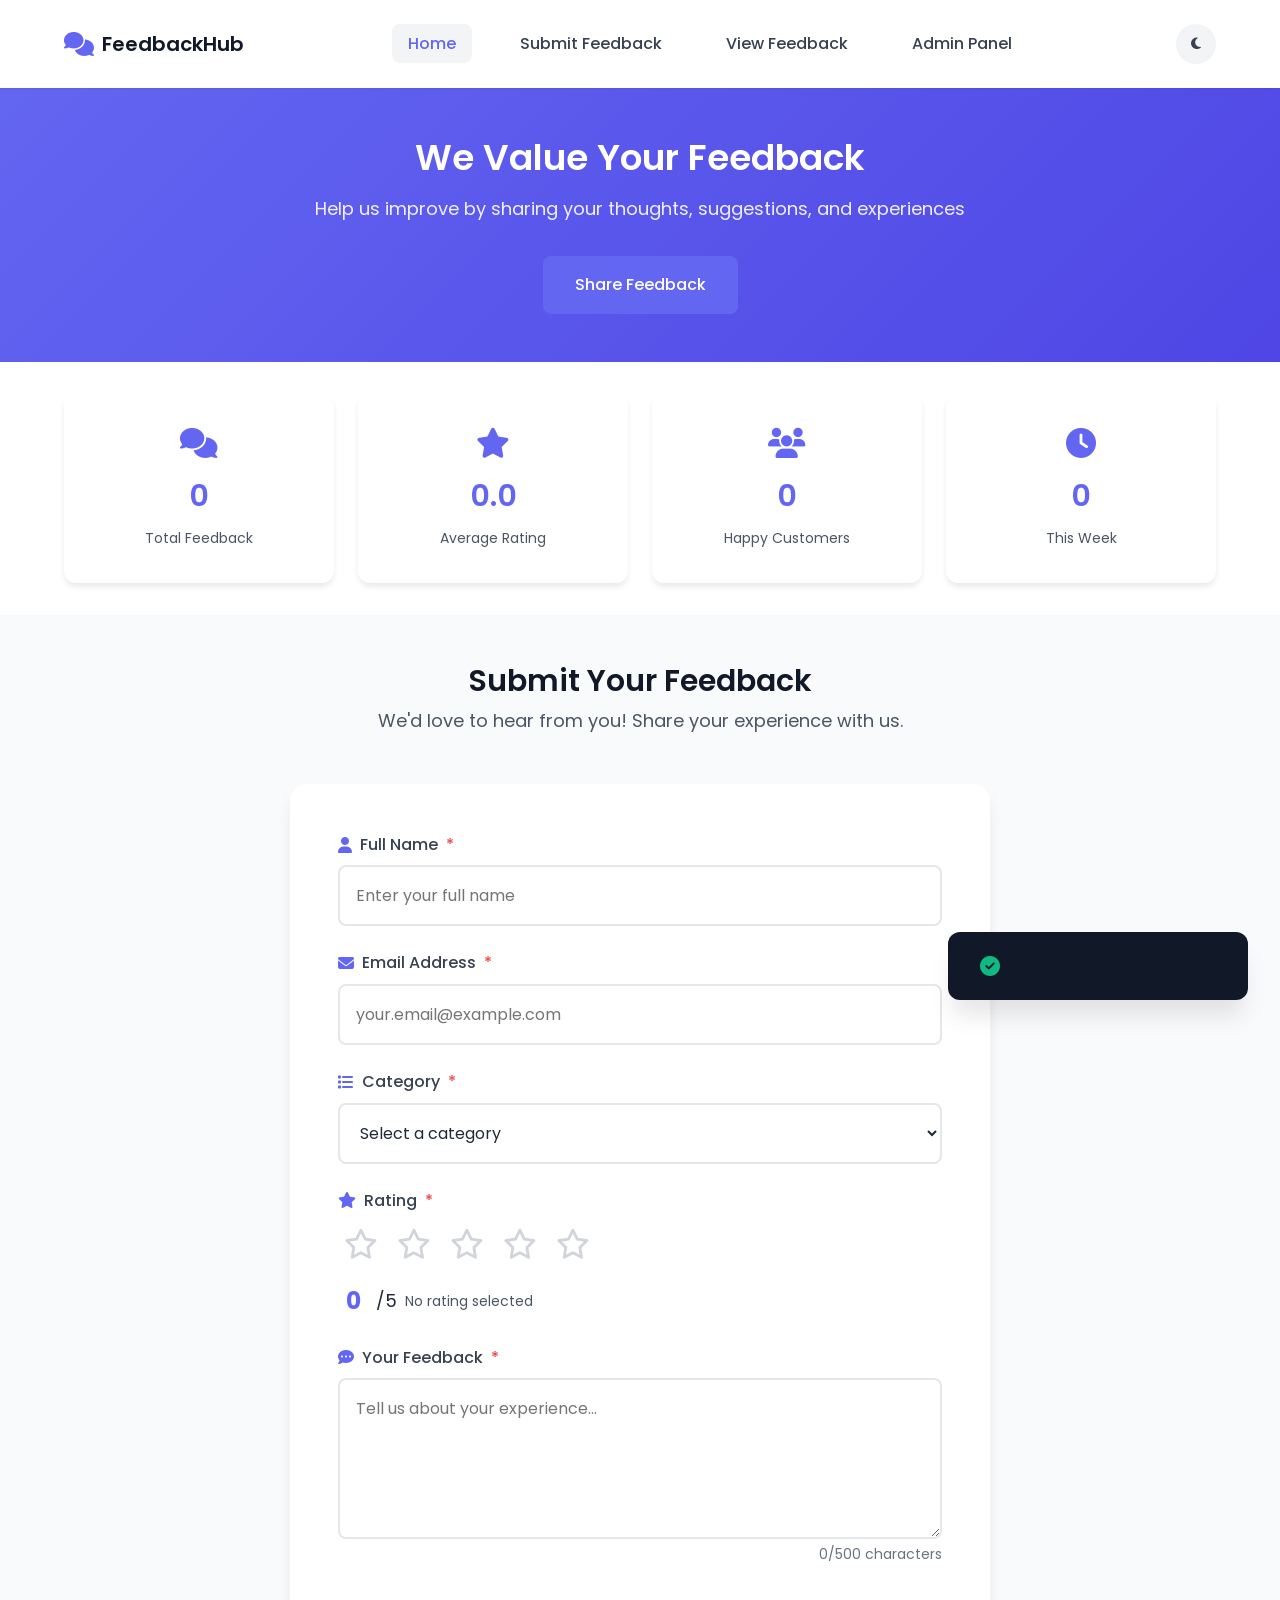
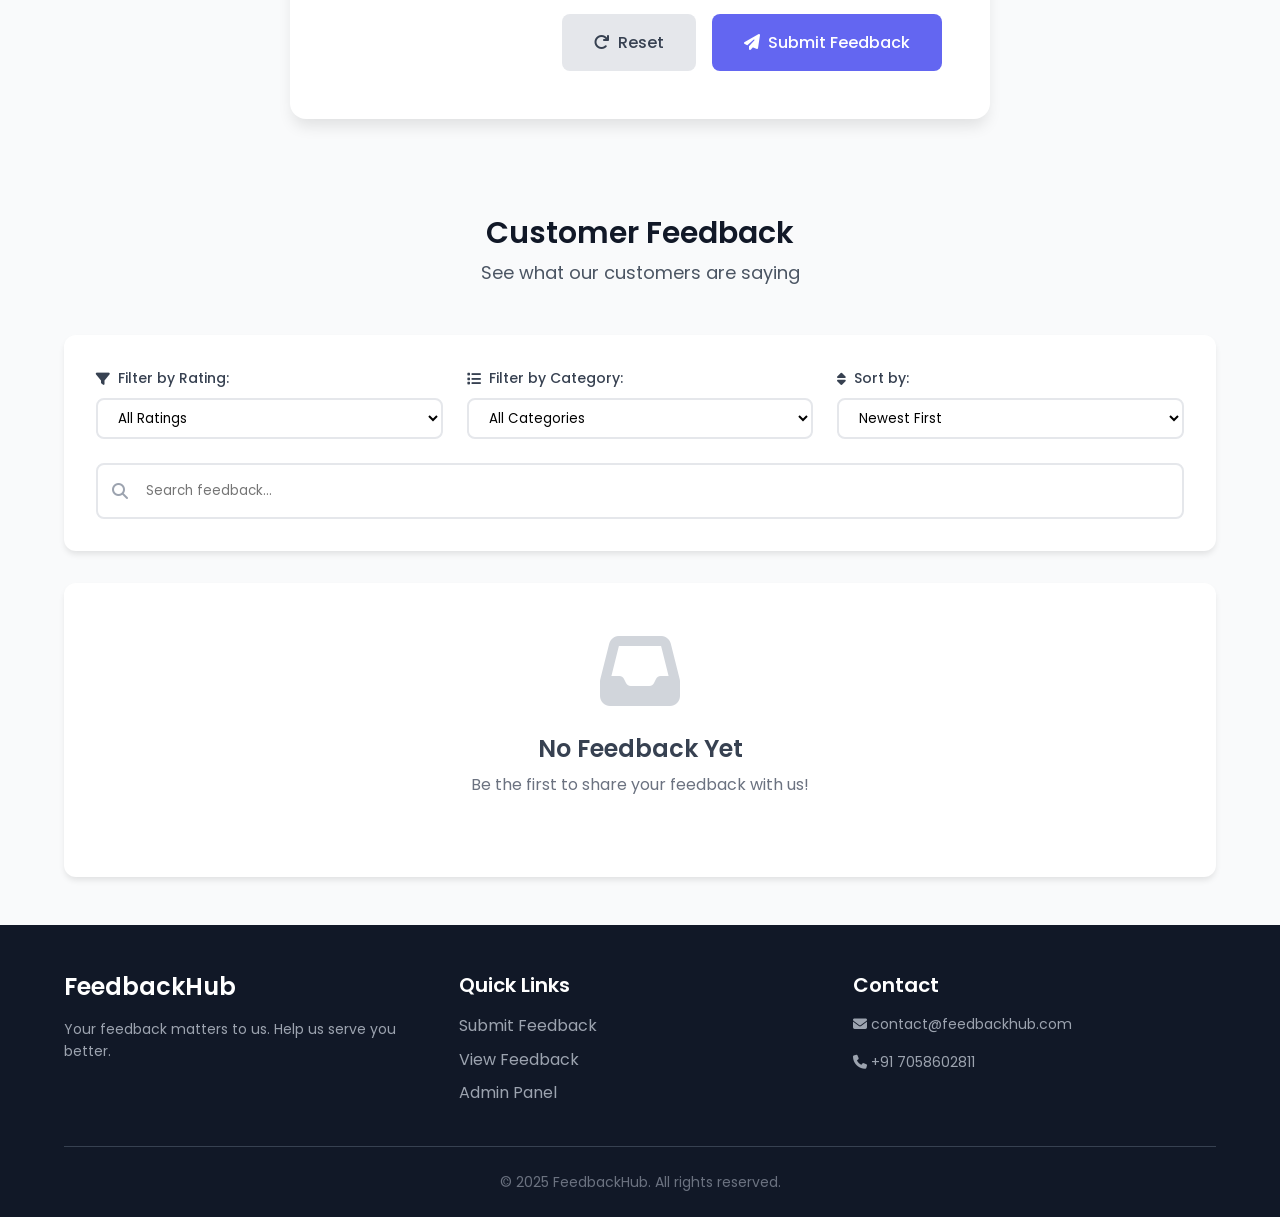
<file: index.html>
<!DOCTYPE html>
<html lang="en">

<head>
    <meta charset="UTF-8">
    <meta name="viewport" content="width=device-width, initial-scale=1.0">
    <meta http-equiv="X-UA-Compatible" content="ie=edge">
    <meta name="description" content="Feedback Collection System - Share your valuable feedback with us">
    <meta name="author" content="Your Name">
    <title>Feedback Collection System</title>

    <!-- CSS Files -->
    <link rel="stylesheet" href="css/style.css">
    <link rel="stylesheet" href="css/responsive.css">
    <link rel="stylesheet" href="css/animations.css">

    <!-- Google Fonts -->
    <link href="https://fonts.googleapis.com/css2?family=Poppins:wght@300;400;500;600;700&display=swap" rel="stylesheet">

    <!-- Font Awesome for Icons -->
    <link rel="stylesheet" href="https://cdnjs.cloudflare.com/ajax/libs/font-awesome/6.4.0/css/all.min.css">
</head>

<body>

    <!-- Header Section -->
    <header class="header">
        <div class="container">
            <div class="header-content">
                <div class="logo">
                    <i class="fas fa-comments"></i>
                    <h1>FeedbackHub</h1>
                </div>
                <nav class="nav">
                    <ul>
                        <li><a href="index.html" class="active">Home</a></li>
                        <li><a href="javascript:void(0)" onclick="document.getElementById('feedback-section').scrollIntoView({behavior: 'smooth', block: 'start'})">Submit Feedback</a></li>
                        <li><a href="javascript:void(0)" onclick="document.getElementById('all-feedback').scrollIntoView({behavior: 'smooth', block: 'start'})">View Feedback</a></li>
                        <li><a href="admin.html">Admin Panel</a></li>
                    </ul>
                </nav>
                <button id="themeToggle" class="theme-toggle" aria-label="Toggle Theme">
                    <i class="fas fa-moon"></i>
                </button>
            </div>
        </div>
    </header>

    <!-- Hero Section -->
    <section class="hero">
        <div class="container">
            <div class="hero-content">
                <h2>We Value Your Feedback</h2>
                <p>Help us improve by sharing your thoughts, suggestions, and experiences</p>
                <a href="javascript:void(0)" class="btn btn-primary" onclick="document.getElementById('feedback-section').scrollIntoView({behavior: 'smooth', block: 'start'})">Share Feedback</a>
            </div>
        </div>
    </section>

    <!-- Statistics Section -->
    <section class="stats-section">
        <div class="container">
            <div class="stats-grid">
                <div class="stat-card">
                    <i class="fas fa-comments"></i>
                    <h3 id="totalFeedback">0</h3>
                    <p>Total Feedback</p>
                </div>
                <div class="stat-card">
                    <i class="fas fa-star"></i>
                    <h3 id="avgRating">0.0</h3>
                    <p>Average Rating</p>
                </div>
                <div class="stat-card">
                    <i class="fas fa-users"></i>
                    <h3 id="happyCustomers">0</h3>
                    <p>Happy Customers</p>
                </div>
                <div class="stat-card">
                    <i class="fas fa-clock"></i>
                    <h3 id="thisWeek">0</h3>
                    <p>This Week</p>
                </div>
            </div>
        </div>
    </section>

    <!-- Feedback Form Section -->
    <section id="feedback-section" class="feedback-form-section">
        <div class="container">
            <div class="section-header">
                <h2>Submit Your Feedback</h2>
                <p>We'd love to hear from you! Share your experience with us.</p>
            </div>

            <div class="form-container">
                <form id="feedbackForm" class="feedback-form" novalidate>

                    <!-- Name Input -->
                    <div class="form-group">
                        <label for="name">
                            <i class="fas fa-user"></i>
                            Full Name <span class="required">*</span>
                        </label>
                        <input type="text" id="name" name="name" placeholder="Enter your full name" required autocomplete="name">
                        <span class="error-message" id="nameError"></span>
                    </div>

                    <!-- Email Input -->
                    <div class="form-group">
                        <label for="email">
                            <i class="fas fa-envelope"></i>
                            Email Address <span class="required">*</span>
                        </label>
                        <input type="email" id="email" name="email" placeholder="your.email@example.com" required autocomplete="email">
                        <span class="error-message" id="emailError"></span>
                    </div>

                    <!-- Category Selection -->
                    <div class="form-group">
                        <label for="category">
                            <i class="fas fa-list"></i>
                            Category <span class="required">*</span>
                        </label>
                        <select id="category" name="category" required>
                            <option value="">Select a category</option>
                            <option value="Service">Service</option>
                            <option value="Product">Product</option>
                            <option value="Support">Support</option>
                            <option value="Website">Website</option>
                            <option value="Other">Other</option>
                        </select>
                        <span class="error-message" id="categoryError"></span>
                    </div>

                    <!-- Star Rating -->
                    <div class="form-group">
                        <label>
                            <i class="fas fa-star"></i>
                            Rating <span class="required">*</span>
                        </label>
                        <div class="star-rating" id="starRating">
                            <span class="star" data-value="1">
                                <i class="far fa-star"></i>
                            </span>
                            <span class="star" data-value="2">
                                <i class="far fa-star"></i>
                            </span>
                            <span class="star" data-value="3">
                                <i class="far fa-star"></i>
                            </span>
                            <span class="star" data-value="4">
                                <i class="far fa-star"></i>
                            </span>
                            <span class="star" data-value="5">
                                <i class="far fa-star"></i>
                            </span>
                        </div>
                        <div class="rating-display">
                            <span id="ratingValue">0</span>/5
                            <span id="ratingText" class="rating-text">No rating selected</span>
                        </div>
                        <input type="hidden" id="rating" name="rating" value="0">
                        <span class="error-message" id="ratingError"></span>
                    </div>

                    <!-- Feedback Text Area -->
                    <div class="form-group">
                        <label for="feedback">
                            <i class="fas fa-comment-dots"></i>
                            Your Feedback <span class="required">*</span>
                        </label>
                        <textarea id="feedback" name="feedback" rows="5" placeholder="Tell us about your experience..." required maxlength="500"></textarea>
                        <div class="character-count">
                            <span id="charCount">0</span>/500 characters
                        </div>
                        <span class="error-message" id="feedbackError"></span>
                    </div>

                    <!-- Submit Button -->
                    <div class="form-actions">
                        <button type="reset" class="btn btn-secondary">
                            <i class="fas fa-redo"></i> Reset
                        </button>
                        <button type="submit" class="btn btn-primary">
                            <i class="fas fa-paper-plane"></i> Submit Feedback
                        </button>
                    </div>

                </form>
            </div>
        </div>
    </section>

    <!-- All Feedback Section -->
    <section id="all-feedback" class="all-feedback-section">
        <div class="container">
            <div class="section-header">
                <h2>Customer Feedback</h2>
                <p>See what our customers are saying</p>
            </div>

            <!-- Filter and Sort Controls -->
            <div class="controls">
                <div class="filter-controls">
                    <div class="filter-group">
                        <label for="filterRating">
                            <i class="fas fa-filter"></i> Filter by Rating:
                        </label>
                        <select id="filterRating">
                            <option value="all">All Ratings</option>
                            <option value="5">5 Stars ⭐⭐⭐⭐⭐</option>
                            <option value="4">4 Stars ⭐⭐⭐⭐</option>
                            <option value="3">3 Stars ⭐⭐⭐</option>
                            <option value="2">2 Stars ⭐⭐</option>
                            <option value="1">1 Star ⭐</option>
                        </select>
                    </div>

                    <div class="filter-group">
                        <label for="filterCategory">
                            <i class="fas fa-list"></i> Filter by Category:
                        </label>
                        <select id="filterCategory">
                            <option value="all">All Categories</option>
                            <option value="Service">Service</option>
                            <option value="Product">Product</option>
                            <option value="Support">Support</option>
                            <option value="Website">Website</option>
                            <option value="Other">Other</option>
                        </select>
                    </div>

                    <div class="filter-group">
                        <label for="sortBy">
                            <i class="fas fa-sort"></i> Sort by:
                        </label>
                        <select id="sortBy">
                            <option value="newest">Newest First</option>
                            <option value="oldest">Oldest First</option>
                            <option value="highest">Highest Rating</option>
                            <option value="lowest">Lowest Rating</option>
                        </select>
                    </div>
                </div>

                <div class="search-bar">
                    <i class="fas fa-search"></i>
                    <input type="text" id="searchInput" placeholder="Search feedback...">
                </div>
            </div>

            <!-- Feedback Display Grid -->
            <div id="feedbackContainer" class="feedback-grid">
                <!-- Feedback cards will be dynamically inserted here -->
            </div>

            <!-- Empty State -->
            <div id="emptyState" class="empty-state" style="display: none;">
                <i class="fas fa-inbox"></i>
                <h3>No Feedback Yet</h3>
                <p>Be the first to share your feedback with us!</p>
            </div>
        </div>
    </section>

    <!-- Footer -->
    <footer class="footer">
        <div class="container">
            <div class="footer-content">
                <div class="footer-section">
                    <h3>FeedbackHub</h3>
                    <p>Your feedback matters to us. Help us serve you better.</p>
                </div>
                <div class="footer-section">
                    <h4>Quick Links</h4>
                    <ul>
                        <li><a href="javascript:void(0)" onclick="document.getElementById('feedback-section').scrollIntoView({behavior: 'smooth', block: 'start'})">Submit Feedback</a></li>
                        <li><a href="javascript:void(0)" onclick="document.getElementById('all-feedback').scrollIntoView({behavior: 'smooth', block: 'start'})">View Feedback</a></li>
                        <li><a href="admin.html">Admin Panel</a></li>
                    </ul>
                </div>
                <div class="footer-section">
                    <h4>Contact</h4>
                    <p><i class="fas fa-envelope"></i> contact@feedbackhub.com</p>
                    <p><i class="fas fa-phone"></i> +91 7058602811</p>
                </div>
            </div>
            <div class="footer-bottom">
                <p>&copy; 2025 FeedbackHub. All rights reserved.</p>
            </div>
        </div>
    </footer>

    <!-- Toast Notification -->
    <div id="toast" class="toast">
        <i class="fas fa-check-circle"></i>
        <span id="toastMessage"></span>
    </div>

    <!-- JavaScript Files -->
    <script src="js/storage.js"></script>
    <script src="js/validation.js"></script>
    <script src="js/feedback.js"></script>
    <script src="js/analytics.js"></script>
    <script src="js/filters.js"></script>
    <script src="js/theme.js"></script>
    <script src="js/app.js"></script>

</body>

</html>
</file>
<file: css/style.css>
/* ========================================
   FEEDBACK COLLECTION SYSTEM - MAIN STYLES
   Author: Your Name
   Version: 1.0 - UPDATED (Auto-Scroll & Fluctuation Fixed)
   ======================================== */


/* CSS Variables for Easy Customization */

:root {
    /* Primary Colors */
    --primary-color: #6366f1;
    --primary-dark: #4f46e5;
    --primary-light: #818cf8;
    /* Secondary Colors */
    --secondary-color: #10b981;
    --secondary-dark: #059669;
    /* Neutral Colors */
    --white: #ffffff;
    --black: #000000;
    --gray-50: #f9fafb;
    --gray-100: #f3f4f6;
    --gray-200: #e5e7eb;
    --gray-300: #d1d5db;
    --gray-400: #9ca3af;
    --gray-500: #6b7280;
    --gray-600: #4b5563;
    --gray-700: #374151;
    --gray-800: #1f2937;
    --gray-900: #111827;
    /* Semantic Colors */
    --success: #10b981;
    --warning: #f59e0b;
    --error: #ef4444;
    --info: #3b82f6;
    /* Star Rating Colors */
    --star-color: #fbbf24;
    --star-empty: #d1d5db;
    /* Spacing */
    --spacing-xs: 0.25rem;
    --spacing-sm: 0.5rem;
    --spacing-md: 1rem;
    --spacing-lg: 1.5rem;
    --spacing-xl: 2rem;
    --spacing-2xl: 3rem;
    /* Border Radius */
    --radius-sm: 0.375rem;
    --radius-md: 0.5rem;
    --radius-lg: 0.75rem;
    --radius-xl: 1rem;
    --radius-full: 9999px;
    /* Shadows */
    --shadow-sm: 0 1px 2px 0 rgba(0, 0, 0, 0.05);
    --shadow-md: 0 4px 6px -1px rgba(0, 0, 0, 0.1);
    --shadow-lg: 0 10px 15px -3px rgba(0, 0, 0, 0.1);
    --shadow-xl: 0 20px 25px -5px rgba(0, 0, 0, 0.1);
    /* Transitions */
    --transition-fast: 150ms ease-in-out;
    --transition-base: 300ms ease-in-out;
    --transition-slow: 500ms ease-in-out;
    /* Typography */
    --font-family: 'Poppins', -apple-system, BlinkMacSystemFont, 'Segoe UI', sans-serif;
    --font-size-xs: 0.75rem;
    --font-size-sm: 0.875rem;
    --font-size-base: 1rem;
    --font-size-lg: 1.125rem;
    --font-size-xl: 1.25rem;
    --font-size-2xl: 1.5rem;
    --font-size-3xl: 1.875rem;
    --font-size-4xl: 2.25rem;
    /* Container Max Width */
    --container-max-width: 1200px;
}


/* Dark Mode Variables */

[data-theme="dark"] {
    --white: #1f2937;
    --black: #ffffff;
    --gray-50: #111827;
    --gray-100: #1f2937;
    --gray-200: #374151;
    --gray-300: #4b5563;
    --gray-400: #6b7280;
    --gray-500: #9ca3af;
    --gray-600: #d1d5db;
    --gray-700: #e5e7eb;
    --gray-800: #f3f4f6;
    --gray-900: #f9fafb;
}


/* ========================================
   RESET & BASE STYLES
   ======================================== */

* {
    margin: 0;
    padding: 0;
    box-sizing: border-box;
}

html {
    scroll-behavior: auto;
    /* FIXED: Changed from 'smooth' to prevent auto-scroll */
    font-size: 16px;
}


/* Enable smooth scroll only after page loads */

html.loaded {
    scroll-behavior: smooth;
}

body {
    font-family: var(--font-family);
    font-size: var(--font-size-base);
    line-height: 1.6;
    color: var(--gray-800);
    background-color: var(--gray-50);
    overflow-x: hidden;
    transition: background-color var(--transition-base), color var(--transition-base);
}


/* ========================================
   TYPOGRAPHY
   ======================================== */

h1,
h2,
h3,
h4,
h5,
h6 {
    font-weight: 600;
    line-height: 1.2;
    margin-bottom: var(--spacing-md);
    color: var(--gray-900);
}

h1 {
    font-size: var(--font-size-4xl);
}

h2 {
    font-size: var(--font-size-3xl);
}

h3 {
    font-size: var(--font-size-2xl);
}

h4 {
    font-size: var(--font-size-xl);
}

h5 {
    font-size: var(--font-size-lg);
}

h6 {
    font-size: var(--font-size-base);
}

p {
    margin-bottom: var(--spacing-md);
    color: var(--gray-600);
}

a {
    color: var(--primary-color);
    text-decoration: none;
    transition: color var(--transition-fast);
}

a:hover {
    color: var(--primary-dark);
}


/* ========================================
   CONTAINER & LAYOUT
   ======================================== */

.container {
    width: 100%;
    max-width: var(--container-max-width);
    margin: 0 auto;
    padding: 0 var(--spacing-lg);
}

section {
    padding: var(--spacing-2xl) 0;
}


/* ========================================
   HEADER
   ======================================== */

.header {
    background: var(--white);
    box-shadow: var(--shadow-sm);
    position: sticky;
    top: 0;
    z-index: 1000;
    transition: background var(--transition-base);
}

.header-content {
    display: flex;
    align-items: center;
    justify-content: space-between;
    padding: var(--spacing-lg) 0;
}

.logo {
    display: flex;
    align-items: center;
    gap: var(--spacing-sm);
    font-size: var(--font-size-xl);
    font-weight: 700;
    color: var(--primary-color);
}

.logo i {
    font-size: var(--font-size-2xl);
}

.logo h1 {
    font-size: var(--font-size-xl);
    margin: 0;
}

.nav ul {
    display: flex;
    list-style: none;
    gap: var(--spacing-xl);
    align-items: center;
}

.nav a {
    color: var(--gray-700);
    font-weight: 500;
    padding: var(--spacing-sm) var(--spacing-md);
    border-radius: var(--radius-md);
    transition: all var(--transition-fast);
}

.nav a:hover,
.nav a.active {
    color: var(--primary-color);
    background: var(--gray-100);
}

.theme-toggle {
    background: var(--gray-100);
    border: none;
    width: 40px;
    height: 40px;
    border-radius: var(--radius-full);
    display: flex;
    align-items: center;
    justify-content: center;
    cursor: pointer;
    transition: all var(--transition-fast);
    color: var(--gray-700);
}

.theme-toggle:hover {
    background: var(--primary-color);
    color: var(--white);
    transform: scale(1.1);
}


/* ========================================
   HERO SECTION
   ======================================== */

.hero {
    background: linear-gradient(135deg, var(--primary-color) 0%, var(--primary-dark) 100%);
    color: var(--white);
    text-align: center;
    padding: var(--spacing-2xl) 0;
}

.hero-content h2 {
    color: var(--white);
    font-size: var(--font-size-4xl);
    margin-bottom: var(--spacing-md);
}

.hero-content p {
    color: rgba(255, 255, 255, 0.9);
    font-size: var(--font-size-lg);
    margin-bottom: var(--spacing-xl);
}


/* ========================================
   STATISTICS SECTION - FIXED
   ======================================== */

.stats-section {
    background: var(--white);
    padding: var(--spacing-xl) 0;
}

.stats-grid {
    display: grid;
    grid-template-columns: repeat(auto-fit, minmax(250px, 1fr));
    gap: var(--spacing-lg);
}

.stat-card {
    background: var(--white);
    padding: var(--spacing-xl);
    border-radius: var(--radius-lg);
    box-shadow: var(--shadow-md);
    text-align: center;
    transition: all var(--transition-base);
    border: 2px solid transparent;
    /* Prevent layout shift */
    min-height: 180px;
    display: flex;
    flex-direction: column;
    justify-content: center;
    align-items: center;
}

.stat-card:hover {
    transform: translateY(-5px);
    box-shadow: var(--shadow-xl);
    border-color: var(--primary-color);
}

.stat-card i {
    font-size: var(--font-size-3xl);
    color: var(--primary-color);
    margin-bottom: var(--spacing-md);
}

.stat-card h3 {
    font-size: var(--font-size-3xl);
    color: var(--primary-color);
    margin-bottom: var(--spacing-sm);
    /* Prevent number jumping */
    min-width: 60px;
    min-height: 45px;
    display: flex;
    align-items: center;
    justify-content: center;
}

.stat-card p {
    color: var(--gray-600);
    font-size: var(--font-size-sm);
    margin: 0;
}


/* ========================================
   SECTION HEADERS
   ======================================== */

.section-header {
    text-align: center;
    margin-bottom: var(--spacing-2xl);
}

.section-header h2 {
    color: var(--gray-900);
    margin-bottom: var(--spacing-sm);
}

.section-header p {
    color: var(--gray-600);
    font-size: var(--font-size-lg);
}


/* ========================================
   FEEDBACK FORM - FIXED
   ======================================== */

.feedback-form-section {
    background: var(--gray-50);
}

.form-container {
    max-width: 700px;
    margin: 0 auto;
    background: var(--white);
    padding: var(--spacing-2xl);
    border-radius: var(--radius-xl);
    box-shadow: var(--shadow-lg);
}

.feedback-form {
    display: flex;
    flex-direction: column;
    gap: var(--spacing-lg);
}

.form-group {
    display: flex;
    flex-direction: column;
}

.form-group label {
    font-weight: 500;
    color: var(--gray-700);
    margin-bottom: var(--spacing-sm);
    display: flex;
    align-items: center;
    gap: var(--spacing-sm);
}

.form-group label i {
    color: var(--primary-color);
}

.required {
    color: var(--error);
}

.form-group input,
.form-group textarea,
.form-group select {
    padding: var(--spacing-md);
    border: 2px solid var(--gray-200);
    border-radius: var(--radius-md);
    font-family: var(--font-family);
    font-size: var(--font-size-base);
    transition: all var(--transition-fast);
    background: var(--white);
    color: var(--gray-800);
    width: 100%;
    /* Prevent layout shift */
    box-sizing: border-box;
}

.form-group input:focus,
.form-group textarea:focus,
.form-group select:focus {
    outline: none;
    border-color: var(--primary-color);
    /* Use box-shadow instead of outline to prevent jumping */
    box-shadow: 0 0 0 3px rgba(99, 102, 241, 0.1);
}

.form-group textarea {
    resize: vertical;
    min-height: 120px;
}

.error-message {
    color: var(--error);
    font-size: var(--font-size-sm);
    margin-top: var(--spacing-xs);
    display: none;
    min-height: 20px;
    /* Prevent layout shift */
}

.error-message.active {
    display: block;
}

.form-group input.error,
.form-group textarea.error,
.form-group select.error {
    border-color: var(--error);
    /* Smooth error indication */
    box-shadow: 0 0 0 3px rgba(239, 68, 68, 0.1);
}


/* Character Count */

.character-count {
    text-align: right;
    font-size: var(--font-size-sm);
    color: var(--gray-500);
    margin-top: var(--spacing-xs);
    transition: color var(--transition-fast);
}


/* ========================================
   STAR RATING - FIXED (No Flicker)
   ======================================== */

.star-rating {
    display: flex;
    gap: var(--spacing-sm);
    font-size: var(--font-size-3xl);
    user-select: none;
    /* Prevent text selection */
}

.star {
    cursor: pointer;
    color: var(--star-empty);
    transition: all 0.2s ease-in-out;
    /* Smooth transition */
    display: inline-flex;
    /* Prevent layout shift */
    align-items: center;
    justify-content: center;
    width: 45px;
    /* Fixed width to prevent jumping */
    height: 45px;
    /* Fixed height */
}

.star i {
    pointer-events: none;
    /* Prevent icon from interfering with hover */
    transition: all 0.2s ease-in-out;
}

.star:hover,
.star.active {
    color: var(--star-color);
    transform: scale(1.15);
    /* Reduced scale to prevent overflow */
}

.star:active {
    transform: scale(1.05);
    /* Click effect */
}

.rating-display {
    margin-top: var(--spacing-md);
    font-size: var(--font-size-lg);
    display: flex;
    align-items: center;
    gap: var(--spacing-sm);
    min-height: 36px;
    /* Prevent layout shift */
}

#ratingValue {
    font-weight: 700;
    color: var(--primary-color);
    font-size: var(--font-size-2xl);
    min-width: 30px;
    /* Prevent jumping when number changes */
    text-align: center;
}

.rating-text {
    color: var(--gray-600);
    font-size: var(--font-size-sm);
    min-width: 120px;
    /* Prevent layout shift when text changes */
}


/* ========================================
   BUTTONS
   ======================================== */

.btn {
    padding: var(--spacing-md) var(--spacing-xl);
    border: none;
    border-radius: var(--radius-md);
    font-family: var(--font-family);
    font-size: var(--font-size-base);
    font-weight: 500;
    cursor: pointer;
    transition: all var(--transition-fast);
    display: inline-flex;
    align-items: center;
    gap: var(--spacing-sm);
    text-decoration: none;
}

.btn-primary {
    background: var(--primary-color);
    color: var(--white);
}

.btn-primary:hover {
    background: var(--primary-dark);
    transform: translateY(-2px);
    box-shadow: var(--shadow-lg);
}

/* Ensure button text stays white on all interactive states (hover/focus/active)
   This fixes anchors with .btn-primary turning blue on hover in some browsers
   by explicitly setting color for the element and anchor variants. */
.btn-primary,
.btn-primary:focus,
.btn-primary:active,
a.btn-primary,
a.btn-primary:hover,
a.btn-primary:focus,
a.btn-primary:active {
    color: var(--white);
    text-decoration: none;
}

.btn-secondary {
    background: var(--gray-200);
    color: var(--gray-700);
}

.btn-secondary:hover {
    background: var(--gray-300);
}

.btn-danger {
    background: var(--error);
    color: var(--white);
}

.btn-danger:hover {
    background: #dc2626;
}

.form-actions {
    display: flex;
    gap: var(--spacing-md);
    justify-content: flex-end;
    margin-top: var(--spacing-lg);
}


/* ========================================
   CONTROLS (FILTERS & SEARCH)
   ======================================== */

.controls {
    background: var(--white);
    padding: var(--spacing-xl);
    border-radius: var(--radius-lg);
    box-shadow: var(--shadow-md);
    margin-bottom: var(--spacing-xl);
}

.filter-controls {
    display: grid;
    grid-template-columns: repeat(auto-fit, minmax(200px, 1fr));
    gap: var(--spacing-lg);
    margin-bottom: var(--spacing-lg);
}

.filter-group {
    display: flex;
    flex-direction: column;
}

.filter-group label {
    font-weight: 500;
    color: var(--gray-700);
    margin-bottom: var(--spacing-sm);
    display: flex;
    align-items: center;
    gap: var(--spacing-sm);
    font-size: var(--font-size-sm);
}

.filter-group select {
    padding: var(--spacing-sm) var(--spacing-md);
    border: 2px solid var(--gray-200);
    border-radius: var(--radius-md);
    font-family: var(--font-family);
    background: var(--white);
    cursor: pointer;
    transition: all var(--transition-fast);
}

.filter-group select:focus {
    outline: none;
    border-color: var(--primary-color);
    box-shadow: 0 0 0 3px rgba(99, 102, 241, 0.1);
}

.search-bar {
    position: relative;
    display: flex;
    align-items: center;
}

.search-bar i {
    position: absolute;
    left: var(--spacing-md);
    color: var(--gray-400);
    pointer-events: none;
}

.search-bar input {
    width: 100%;
    padding: var(--spacing-md) var(--spacing-md) var(--spacing-md) calc(var(--spacing-xl) + var(--spacing-md));
    border: 2px solid var(--gray-200);
    border-radius: var(--radius-md);
    font-family: var(--font-family);
    transition: all var(--transition-fast);
    box-sizing: border-box;
}

.search-bar input:focus {
    outline: none;
    border-color: var(--primary-color);
    box-shadow: 0 0 0 3px rgba(99, 102, 241, 0.1);
}


/* ========================================
   FEEDBACK DISPLAY GRID - FIXED
   ======================================== */

.all-feedback-section {
    background: var(--gray-50);
}

.feedback-grid {
    display: grid;
    grid-template-columns: repeat(auto-fill, minmax(350px, 1fr));
    gap: var(--spacing-xl);
    /* Prevent layout shift during loading */
    min-height: 200px;
}

.feedback-card {
    background: var(--white);
    padding: var(--spacing-xl);
    border-radius: var(--radius-lg);
    box-shadow: var(--shadow-md);
    transition: all var(--transition-base);
    border-left: 4px solid var(--primary-color);
    position: relative;
    overflow: hidden;
    /* Prevent fluctuation */
    min-height: 280px;
    display: flex;
    flex-direction: column;
    will-change: transform;
    /* Optimize animations */
    backface-visibility: hidden;
    /* Prevent flickering */
}

.feedback-card:hover {
    transform: translateY(-5px);
    box-shadow: var(--shadow-xl);
}

.feedback-header {
    display: flex;
    justify-content: space-between;
    align-items: start;
    margin-bottom: var(--spacing-md);
}

.feedback-user {
    flex: 1;
}

.feedback-user h4 {
    color: var(--gray-900);
    margin-bottom: var(--spacing-xs);
    font-size: var(--font-size-lg);
}

.feedback-user p {
    color: var(--gray-500);
    font-size: var(--font-size-sm);
    margin: 0;
}

.feedback-rating {
    display: flex;
    gap: 2px;
    font-size: var(--font-size-lg);
    flex-shrink: 0;
}

.feedback-rating i {
    color: var(--star-color);
}

.feedback-category {
    display: inline-block;
    padding: var(--spacing-xs) var(--spacing-md);
    background: var(--primary-light);
    color: var(--white);
    border-radius: var(--radius-full);
    font-size: var(--font-size-xs);
    font-weight: 500;
    margin-bottom: var(--spacing-md);
}

.feedback-text {
    color: var(--gray-700);
    font-size: var(--font-size-base);
    line-height: 1.6;
    margin-bottom: var(--spacing-md);
    flex: 1;
}

.feedback-footer {
    display: flex;
    justify-content: space-between;
    align-items: center;
    padding-top: var(--spacing-md);
    border-top: 1px solid var(--gray-200);
    margin-top: auto;
}

.feedback-date {
    color: var(--gray-500);
    font-size: var(--font-size-xs);
    display: flex;
    align-items: center;
    gap: var(--spacing-xs);
}

.feedback-actions {
    display: flex;
    gap: var(--spacing-sm);
}

.icon-btn {
    background: transparent;
    border: none;
    color: var(--gray-400);
    cursor: pointer;
    padding: var(--spacing-sm);
    border-radius: var(--radius-md);
    transition: all var(--transition-fast);
    font-size: var(--font-size-base);
    display: inline-flex;
    align-items: center;
    justify-content: center;
}

.icon-btn:hover {
    background: var(--gray-100);
    color: var(--primary-color);
}

.icon-btn.delete:hover {
    color: var(--error);
    background: #fee2e2;
}


/* ========================================
   EMPTY STATE
   ======================================== */

.empty-state {
    text-align: center;
    padding: var(--spacing-2xl);
    background: var(--white);
    border-radius: var(--radius-lg);
    box-shadow: var(--shadow-md);
}

.empty-state i {
    font-size: 5rem;
    color: var(--gray-300);
    margin-bottom: var(--spacing-lg);
}

.empty-state h3 {
    color: var(--gray-700);
    margin-bottom: var(--spacing-sm);
}

.empty-state p {
    color: var(--gray-500);
    margin-bottom: var(--spacing-xl);
}


/* ========================================
   FOOTER
   ======================================== */

.footer {
    background: var(--gray-900);
    color: var(--gray-300);
    padding: var(--spacing-2xl) 0 var(--spacing-lg);
}

.footer-content {
    display: grid;
    grid-template-columns: repeat(auto-fit, minmax(250px, 1fr));
    gap: var(--spacing-xl);
    margin-bottom: var(--spacing-xl);
}

.footer-section h3,
.footer-section h4 {
    color: var(--white);
    margin-bottom: var(--spacing-md);
}

.footer-section p {
    color: var(--gray-400);
    font-size: var(--font-size-sm);
}

.footer-section ul {
    list-style: none;
}

.footer-section ul li {
    margin-bottom: var(--spacing-sm);
}

.footer-section ul a {
    color: var(--gray-400);
    transition: color var(--transition-fast);
}

.footer-section ul a:hover {
    color: var(--primary-color);
}

.footer-bottom {
    text-align: center;
    padding-top: var(--spacing-lg);
    border-top: 1px solid var(--gray-700);
}

.footer-bottom p {
    color: var(--gray-500);
    font-size: var(--font-size-sm);
    margin: 0;
}


/* ========================================
   TOAST NOTIFICATION - FIXED
   ======================================== */

.toast {
    position: fixed;
    bottom: -100px;
    /* Start below viewport */
    right: var(--spacing-xl);
    background: var(--gray-900);
    color: var(--white);
    padding: var(--spacing-lg) var(--spacing-xl);
    border-radius: var(--radius-lg);
    box-shadow: var(--shadow-xl);
    display: flex;
    align-items: center;
    gap: var(--spacing-md);
    z-index: 9999;
    transition: bottom 0.4s cubic-bezier(0.68, -0.55, 0.265, 1.55);
    /* Smooth bounce */
    min-width: 300px;
    max-width: 500px;
    /* Prevent fluctuation */
    will-change: bottom;
    backface-visibility: hidden;
    /* Prevent flickering */
    transform: translateZ(0);
    /* Force GPU acceleration */
}

.toast.show {
    bottom: var(--spacing-xl);
}

.toast i {
    font-size: var(--font-size-xl);
    color: var(--success);
    flex-shrink: 0;
    /* Prevent icon from shrinking */
}

.toast.error i {
    color: var(--error);
}

.toast.warning i {
    color: var(--warning);
}

#toastMessage,
#adminToastMessage {
    flex: 1;
    word-wrap: break-word;
}


/* ========================================
   ADMIN REPLY SECTION
   ======================================== */

.admin-reply {
    background: var(--gray-50);
    padding: var(--spacing-md);
    border-radius: var(--radius-md);
    margin-top: var(--spacing-md);
    border-left: 3px solid var(--info);
}

.admin-reply strong {
    color: var(--info);
    display: flex;
    align-items: center;
    gap: var(--spacing-xs);
    margin-bottom: var(--spacing-xs);
}

.admin-reply p {
    color: var(--gray-700);
    margin: 0;
    font-size: var(--font-size-sm);
}


/* ========================================
   PREVENT LAYOUT SHIFT (CLS Fix)
   ======================================== */


/* Images */

img {
    max-width: 100%;
    height: auto;
    display: block;
}


/* Reserve space for lazy-loaded content */

.lazy-load {
    min-height: 200px;
    background: var(--gray-100);
}


/* Skeleton loaders (optional) */

.skeleton {
    background: linear-gradient( 90deg, var(--gray-200) 25%, var(--gray-100) 50%, var(--gray-200) 75%);
    background-size: 200% 100%;
    animation: loading 1.5s infinite;
}

@keyframes loading {
    0% {
        background-position: 200% 0;
    }
    100% {
        background-position: -200% 0;
    }
}


/* Prevent font loading shift */

body {
    font-display: swap;
}


/* ========================================
   DARK MODE OVERRIDES (Footer, Search & Filters)
   These explicit rules ensure the footer, search bar, and filter controls
   use accessible dark colors when the page has [data-theme="dark"].
   ======================================== */

[data-theme="dark"] .footer {
    /* Dark background with high-contrast text */
    background: #0b1220; /* deep slate */
    color: #d1d5db; /* light gray text */
}

[data-theme="dark"] .footer-section h3,
[data-theme="dark"] .footer-section h4 {
    color: #f8fafc; /* near-white for headings */
}

[data-theme="dark"] .footer-section p,
[data-theme="dark"] .footer-section ul a,
[data-theme="dark"] .footer-bottom p {
    color: #cbd5e1; /* readable muted text */
}

[data-theme="dark"] .footer-bottom {
    border-top-color: rgba(255,255,255,0.06);
}

[data-theme="dark"] .search-bar input {
    background: #0f1724; /* dark surface for input */
    color: #e6eef8; /* light input text */
    border-color: #263145; /* subtle border */
}

[data-theme="dark"] .search-bar input::placeholder {
    color: #9ca3af; /* muted placeholder */
}

[data-theme="dark"] .search-bar i {
    color: #94a3b8; /* icon color */
}

[data-theme="dark"] .icon-btn:hover {
    background: rgba(255,255,255,0.03);
}

/* Filter Controls Dark Mode */
[data-theme="dark"] .filter-group label {
    color: #e2e8f0; /* Light text for labels */
}

[data-theme="dark"] .filter-group select {
    background: #0f1724; /* Dark background */
    color: #e6eef8; /* Light text */
    border-color: #263145; /* Subtle border */
}

[data-theme="dark"] .filter-group select:focus {
    border-color: var(--primary-color);
    box-shadow: 0 0 0 3px rgba(99, 102, 241, 0.2);
}

/* Style the dropdown options in dark mode */
[data-theme="dark"] .filter-group select option {
    background: #0f1724; /* Dark background */
    color: #e6eef8; /* Light text */
}
</file>
<file: css/responsive.css>
/* ========================================
   RESPONSIVE DESIGN
   Mobile-First Approach
   ======================================== */


/* Tablets and Below (max-width: 1024px) */

@media (max-width: 1024px) {
    /* Sidebar Toggle */
    .sidebar-toggle {
        display: flex;
        align-items: center;
        justify-content: center;
    }
    .sidebar {
        position: fixed;
        left: 0;
        top: 0;
        height: 100vh;
        transform: translateX(-100%);
        z-index: 200;
    }
    .sidebar.active {
        transform: translateX(0);
    }
    /* Stats Grid */
    .stats-grid {
        grid-template-columns: repeat(auto-fit, minmax(200px, 1fr));
    }
    /* Charts */
    .charts-container {
        grid-template-columns: 1fr;
    }
    /* Feedback Grid */
    .feedback-grid {
        grid-template-columns: repeat(auto-fill, minmax(300px, 1fr));
    }
    /* Admin Feedback Grid */
    .admin-feedback-grid {
        grid-template-columns: 1fr;
    }
    /* Analytics Grid */
    .analytics-grid {
        grid-template-columns: 1fr;
    }
    /* Settings Container */
    .settings-container {
        grid-template-columns: 1fr;
    }
}


/* Tablets (max-width: 768px) */

@media (max-width: 768px) {
    /* Navigation */
    .nav {
        display: none;
    }
    /* Hero Section */
    .hero-content h2 {
        font-size: var(--font-size-3xl);
    }
    .hero-content p {
        font-size: var(--font-size-base);
    }
    /* Stats Grid */
    .stats-grid {
        grid-template-columns: repeat(2, 1fr);
    }
    /* Form Container */
    .form-container {
        padding: var(--spacing-xl);
    }
    /* Filter Controls */
    .filter-controls {
        grid-template-columns: 1fr;
    }
    /* Controls */
    .controls {
        padding: var(--spacing-lg);
    }
    /* Feedback Grid */
    .feedback-grid {
        grid-template-columns: 1fr;
    }
    /* Footer */
    .footer-content {
        grid-template-columns: 1fr;
        text-align: center;
    }
    /* Section Actions */
    .section-actions {
        flex-direction: column;
        align-items: stretch;
    }
    .search-bar-admin {
        max-width: 100%;
    }
    /* Table Responsive */
    .data-table {
        font-size: var(--font-size-sm);
    }
    .data-table th,
    .data-table td {
        padding: var(--spacing-sm);
    }
    /* Top Bar */
    .top-bar {
        padding: var(--spacing-md) var(--spacing-lg);
    }
    #pageTitle {
        font-size: var(--font-size-xl);
    }
}


/* Mobile Devices (max-width: 480px) */

@media (max-width: 480px) {
    /* Container Padding */
    .container {
        padding: 0 var(--spacing-md);
    }
    /* Header */
    .header-content {
        padding: var(--spacing-md) 0;
    }
    .logo h1 {
        font-size: var(--font-size-lg);
    }
    /* Hero Section */
    .hero {
        padding: var(--spacing-xl) 0;
    }
    .hero-content h2 {
        font-size: var(--font-size-2xl);
    }
    /* Stats Grid */
    .stats-grid {
        grid-template-columns: 1fr;
        gap: var(--spacing-md);
    }
    .stat-card {
        padding: var(--spacing-lg);
    }
    /* Section Padding */
    section {
        padding: var(--spacing-xl) 0;
    }
    /* Form Container */
    .form-container {
        padding: var(--spacing-lg);
    }
    /* Star Rating */
    .star-rating {
        font-size: var(--font-size-2xl);
    }
    /* Buttons */
    .form-actions {
        flex-direction: column;
    }
    .btn {
        width: 100%;
        justify-content: center;
    }
    /* Feedback Card */
    .feedback-card {
        padding: var(--spacing-lg);
    }
    /* Toast Notification */
    .toast {
        right: var(--spacing-md);
        left: var(--spacing-md);
        min-width: auto;
    }
    .toast.show {
        bottom: var(--spacing-md);
    }
    /* Admin Dashboard */
    .content-section {
        padding: var(--spacing-md);
    }
    .stats-container {
        grid-template-columns: 1fr;
        gap: var(--spacing-md);
    }
    .stat-card-admin {
        flex-direction: column;
        text-align: center;
    }
    /* Modal */
    .modal-content {
        width: 95%;
        margin: var(--spacing-md);
    }
    .modal-header,
    .modal-body {
        padding: var(--spacing-lg);
    }
    /* Action Buttons */
    .action-buttons {
        width: 100%;
        flex-direction: column;
    }
    /* Chart Card */
    .chart-card {
        padding: var(--spacing-lg);
    }
    .chart-body {
        height: 250px;
    }
    /* Table */
    .table-header {
        padding: var(--spacing-lg);
        flex-direction: column;
        gap: var(--spacing-md);
        align-items: stretch;
    }
}


/* Landscape Mobile (max-height: 500px) */

@media (max-height: 500px) and (orientation: landscape) {
    .hero {
        padding: var(--spacing-lg) 0;
    }
    .modal-content {
        max-height: 90vh;
        overflow-y: auto;
    }
}


/* Print Styles */

@media print {
    .header,
    .hero,
    .controls,
    .footer,
    .theme-toggle,
    .feedback-actions,
    .btn,
    .toast,
    .sidebar,
    .top-bar {
        display: none !important;
    }
    .feedback-card {
        break-inside: avoid;
        box-shadow: none;
        border: 1px solid var(--gray-300);
    }
    body {
        background: white;
    }
}
</file>
<file: css/animations.css>
/* ========================================
   ANIMATIONS & TRANSITIONS
   ======================================== */


/* Fade In Animation */

@keyframes fadeIn {
    from {
        opacity: 0;
        transform: translateY(20px);
    }
    to {
        opacity: 1;
        transform: translateY(0);
    }
}


/* Slide In From Left */

@keyframes slideInLeft {
    from {
        opacity: 0;
        transform: translateX(-50px);
    }
    to {
        opacity: 1;
        transform: translateX(0);
    }
}


/* Slide In From Right */

@keyframes slideInRight {
    from {
        opacity: 0;
        transform: translateX(50px);
    }
    to {
        opacity: 1;
        transform: translateX(0);
    }
}


/* Bounce Animation */

@keyframes bounce {
    0%,
    20%,
    50%,
    80%,
    100% {
        transform: translateY(0);
    }
    40% {
        transform: translateY(-20px);
    }
    60% {
        transform: translateY(-10px);
    }
}


/* Pulse Animation */

@keyframes pulse {
    0% {
        transform: scale(1);
    }
    50% {
        transform: scale(1.05);
    }
    100% {
        transform: scale(1);
    }
}


/* Shake Animation */

@keyframes shake {
    0%,
    100% {
        transform: translateX(0);
    }
    10%,
    30%,
    50%,
    70%,
    90% {
        transform: translateX(-5px);
    }
    20%,
    40%,
    60%,
    80% {
        transform: translateX(5px);
    }
}


/* Spin Animation */

@keyframes spin {
    from {
        transform: rotate(0deg);
    }
    to {
        transform: rotate(360deg);
    }
}


/* Zoom In Animation */

@keyframes zoomIn {
    from {
        opacity: 0;
        transform: scale(0.8);
    }
    to {
        opacity: 1;
        transform: scale(1);
    }
}


/* Loading Spinner */

@keyframes loading {
    0% {
        transform: rotate(0deg);
    }
    100% {
        transform: rotate(360deg);
    }
}


/* ========================================
   APPLY ANIMATIONS
   ======================================== */


/* Feedback Cards Entrance */

.feedback-card {
    animation: fadeIn 0.5s ease-out;
}

.feedback-card:nth-child(1) {
    animation-delay: 0.1s;
}

.feedback-card:nth-child(2) {
    animation-delay: 0.2s;
}

.feedback-card:nth-child(3) {
    animation-delay: 0.3s;
}

.feedback-card:nth-child(4) {
    animation-delay: 0.4s;
}

.feedback-card:nth-child(5) {
    animation-delay: 0.5s;
}

.feedback-card:nth-child(6) {
    animation-delay: 0.6s;
}


/* Stat Cards */

.stat-card,
.stat-card-admin {
    animation: zoomIn 0.6s ease-out;
}


/* Hero Content */

.hero-content {
    animation: fadeIn 1s ease-out;
}


/* Form Container */

.form-container {
    animation: fadeIn 0.8s ease-out;
}


/* Star Rating Hover */

.star:hover {
    animation: pulse 0.3s ease-in-out;
}


/* Button Click Effect */

.btn:active {
    transform: scale(0.95);
}


/* Success Animation */

.success-animation {
    animation: bounce 1s ease-out;
}


/* Error Shake */

.form-group input.error,
.form-group textarea.error,
.form-group select.error {
    animation: shake 0.5s ease-out;
}


/* Loading State */

.loading {
    position: relative;
    pointer-events: none;
    opacity: 0.6;
}

.loading::after {
    content: '';
    position: absolute;
    top: 50%;
    left: 50%;
    width: 24px;
    height: 24px;
    margin: -12px 0 0 -12px;
    border: 3px solid var(--gray-300);
    border-top-color: var(--primary-color);
    border-radius: 50%;
    animation: loading 0.8s linear infinite;
}


/* Modal Entrance */

.modal {
    animation: fadeIn 0.3s ease-out;
}

.modal-content {
    animation: zoomIn 0.3s ease-out;
}


/* Toast Slide In */

.toast.show {
    animation: slideInRight 0.3s ease-out;
}


/* Page Transitions */

.content-section {
    animation: fadeIn 0.4s ease-out;
}


/* Sidebar Slide */

.sidebar.active {
    animation: slideInLeft 0.3s ease-out;
}


/* Hover Effects */

.btn-primary:hover {
    animation: pulse 0.5s ease-in-out infinite;
}


/* Icon Button Spin on Click */

#refreshBtn:active i {
    animation: spin 0.5s ease-out;
}


/* Chart Entrance */

.chart-card {
    animation: fadeIn 0.6s ease-out;
}


/* Empty State */

.empty-state {
    animation: fadeIn 1s ease-out;
}

.empty-state i {
    animation: bounce 2s ease-in-out infinite;
}


/* Notification Badge Pulse */

.notification-badge {
    animation: pulse 2s ease-in-out infinite;
}


/* Smooth Scroll Snap (Optional) */

/* Smooth Scroll Snap (Optional)
   Disabled: page-level scroll snapping caused unintended automatic jumps to sections on some browsers.
   If you need snapping, apply it to a specific container (e.g., .snap-container) instead of the whole document.
*/

/* html {
    scroll-snap-type: y proximity;
}

section {
    scroll-snap-align: start;
} */


/* Reduced Motion for Accessibility */

@media (prefers-reduced-motion: reduce) {
    *,
    *::before,
    *::after {
        animation-duration: 0.01ms !important;
        animation-iteration-count: 1 !important;
        transition-duration: 0.01ms !important;
    }
}
</file>
